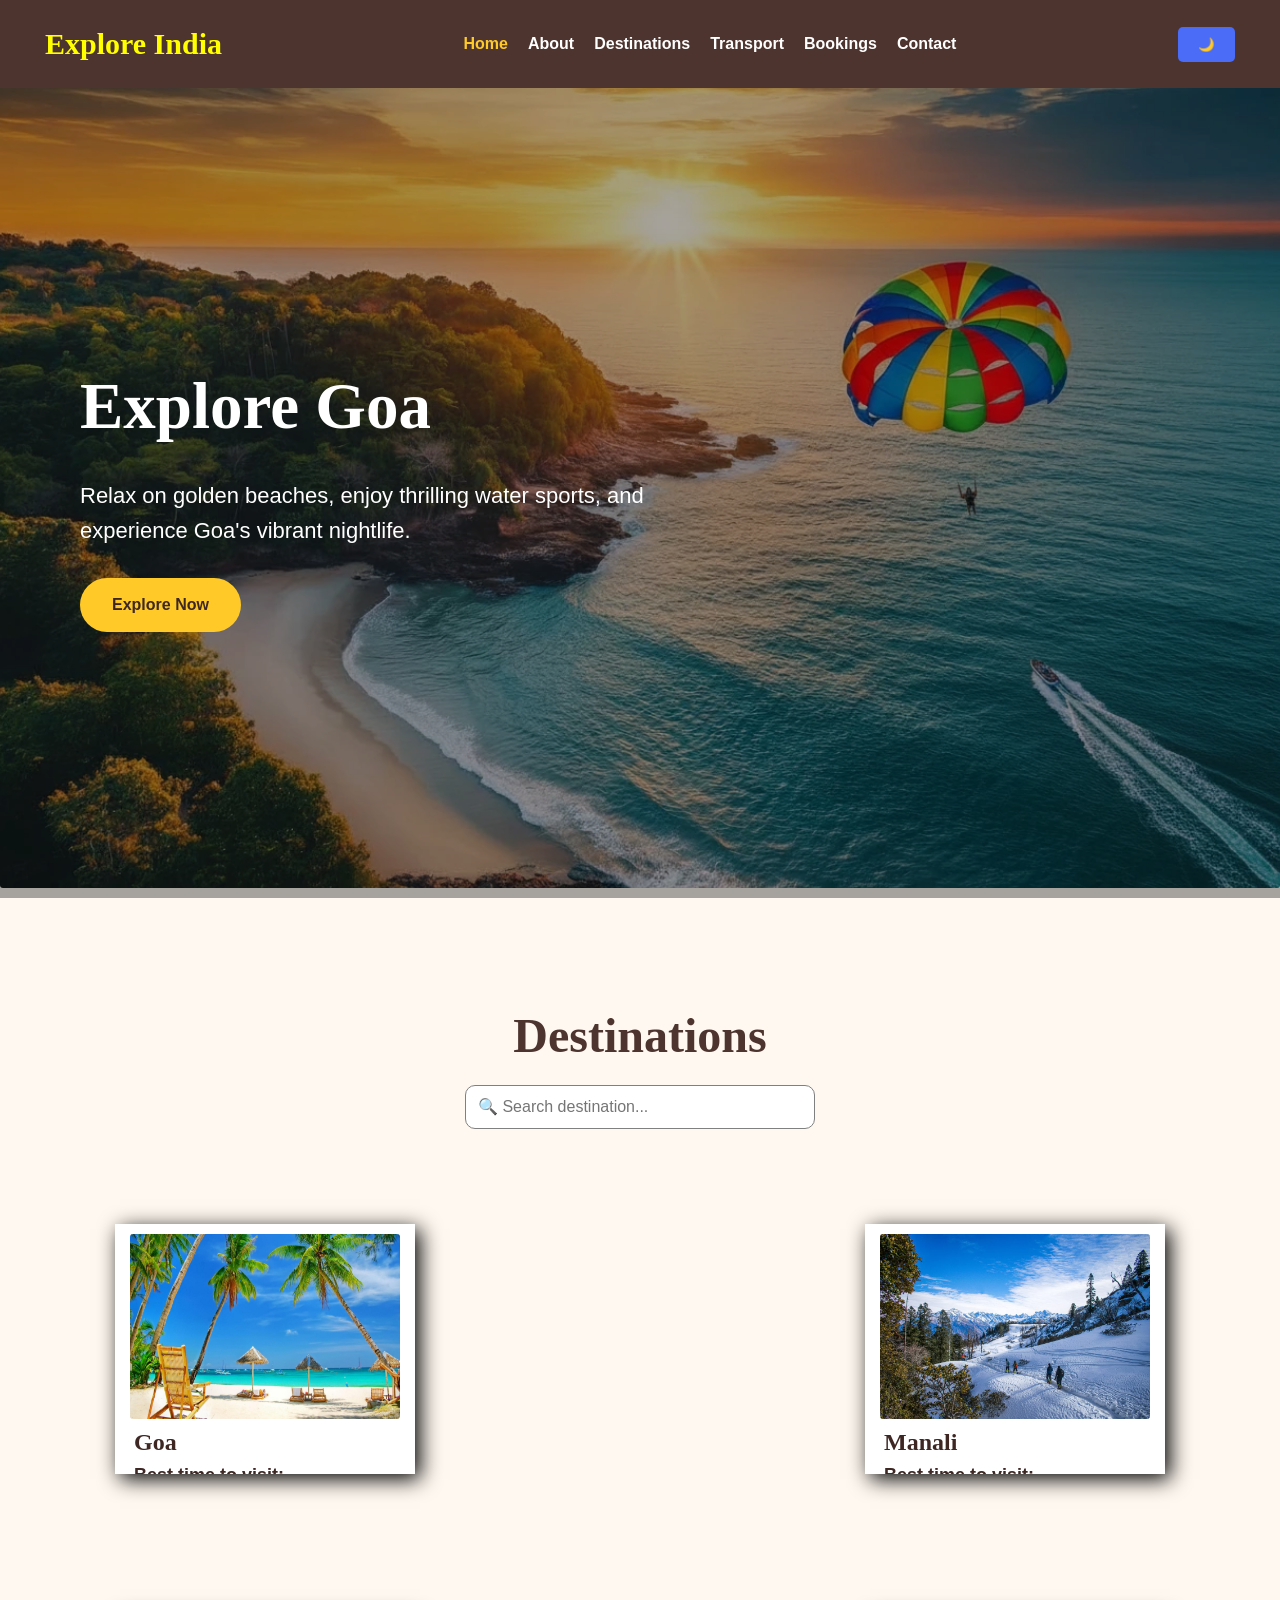
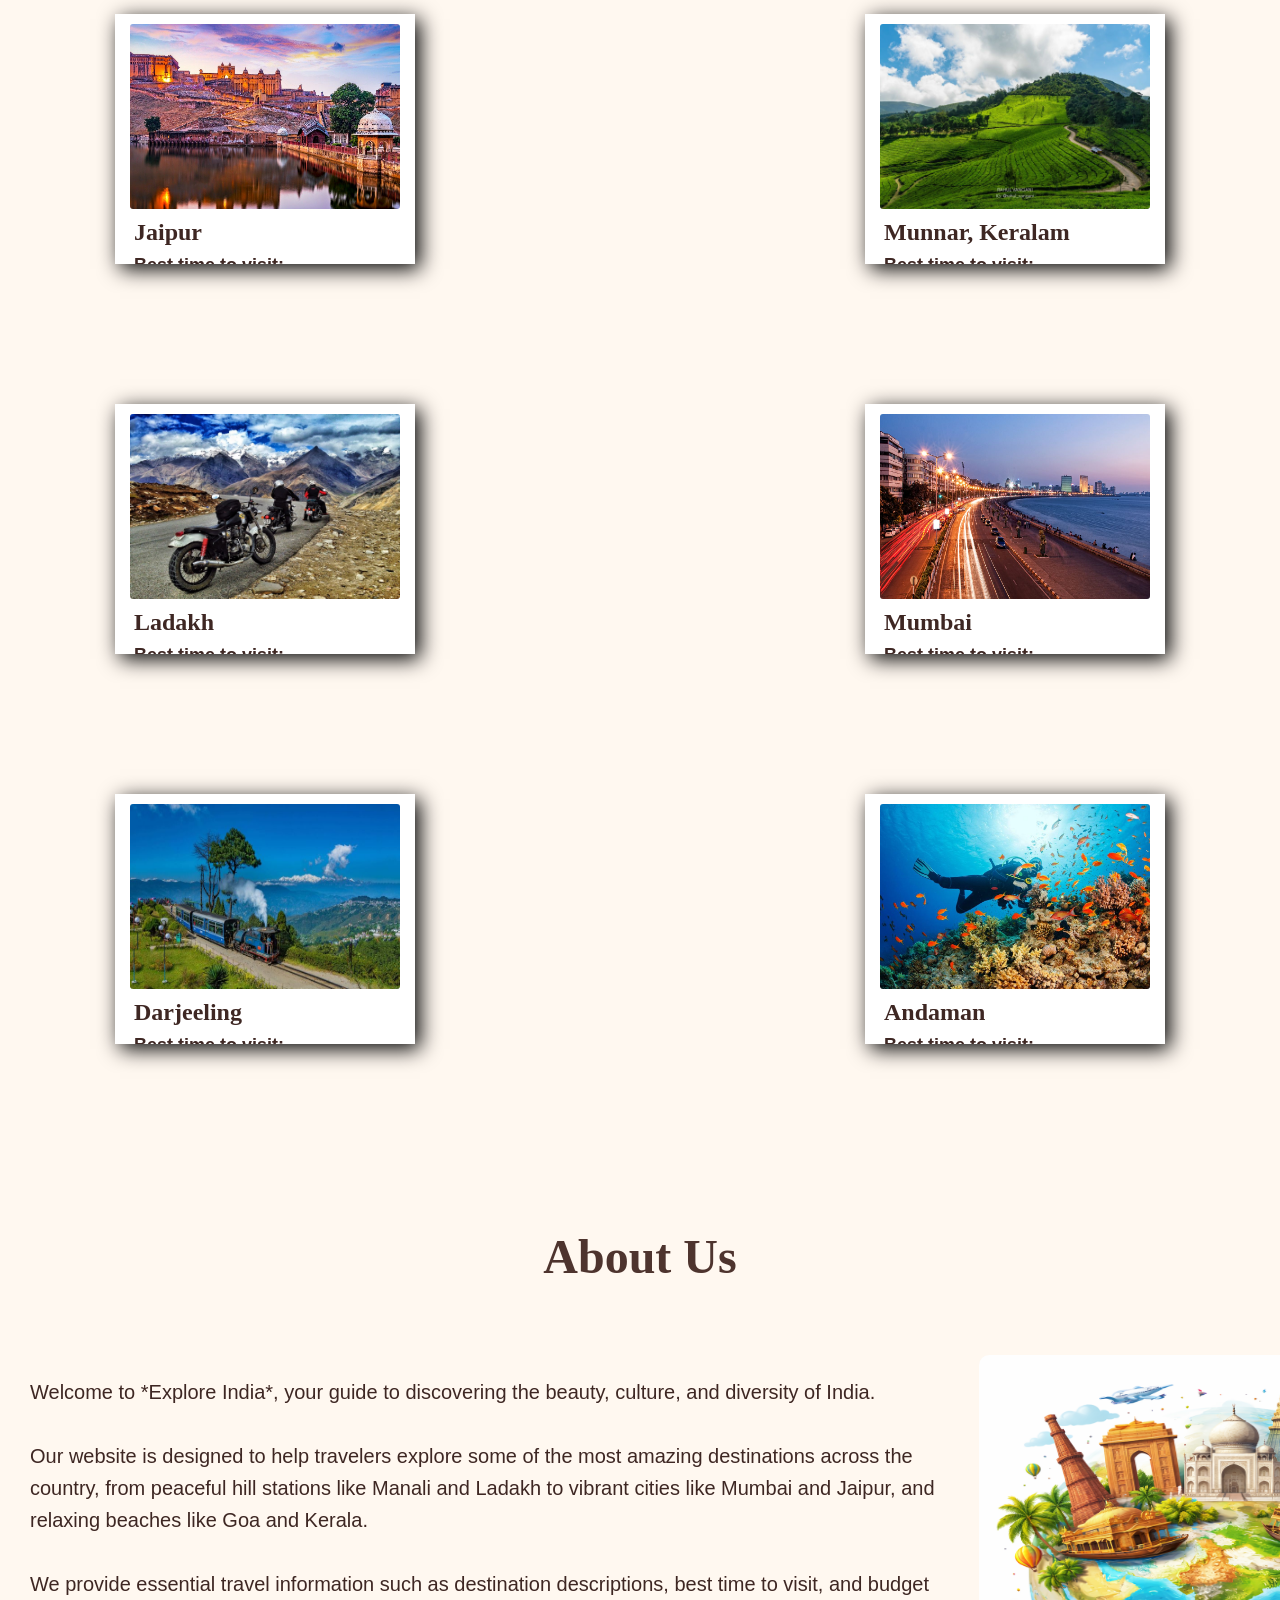
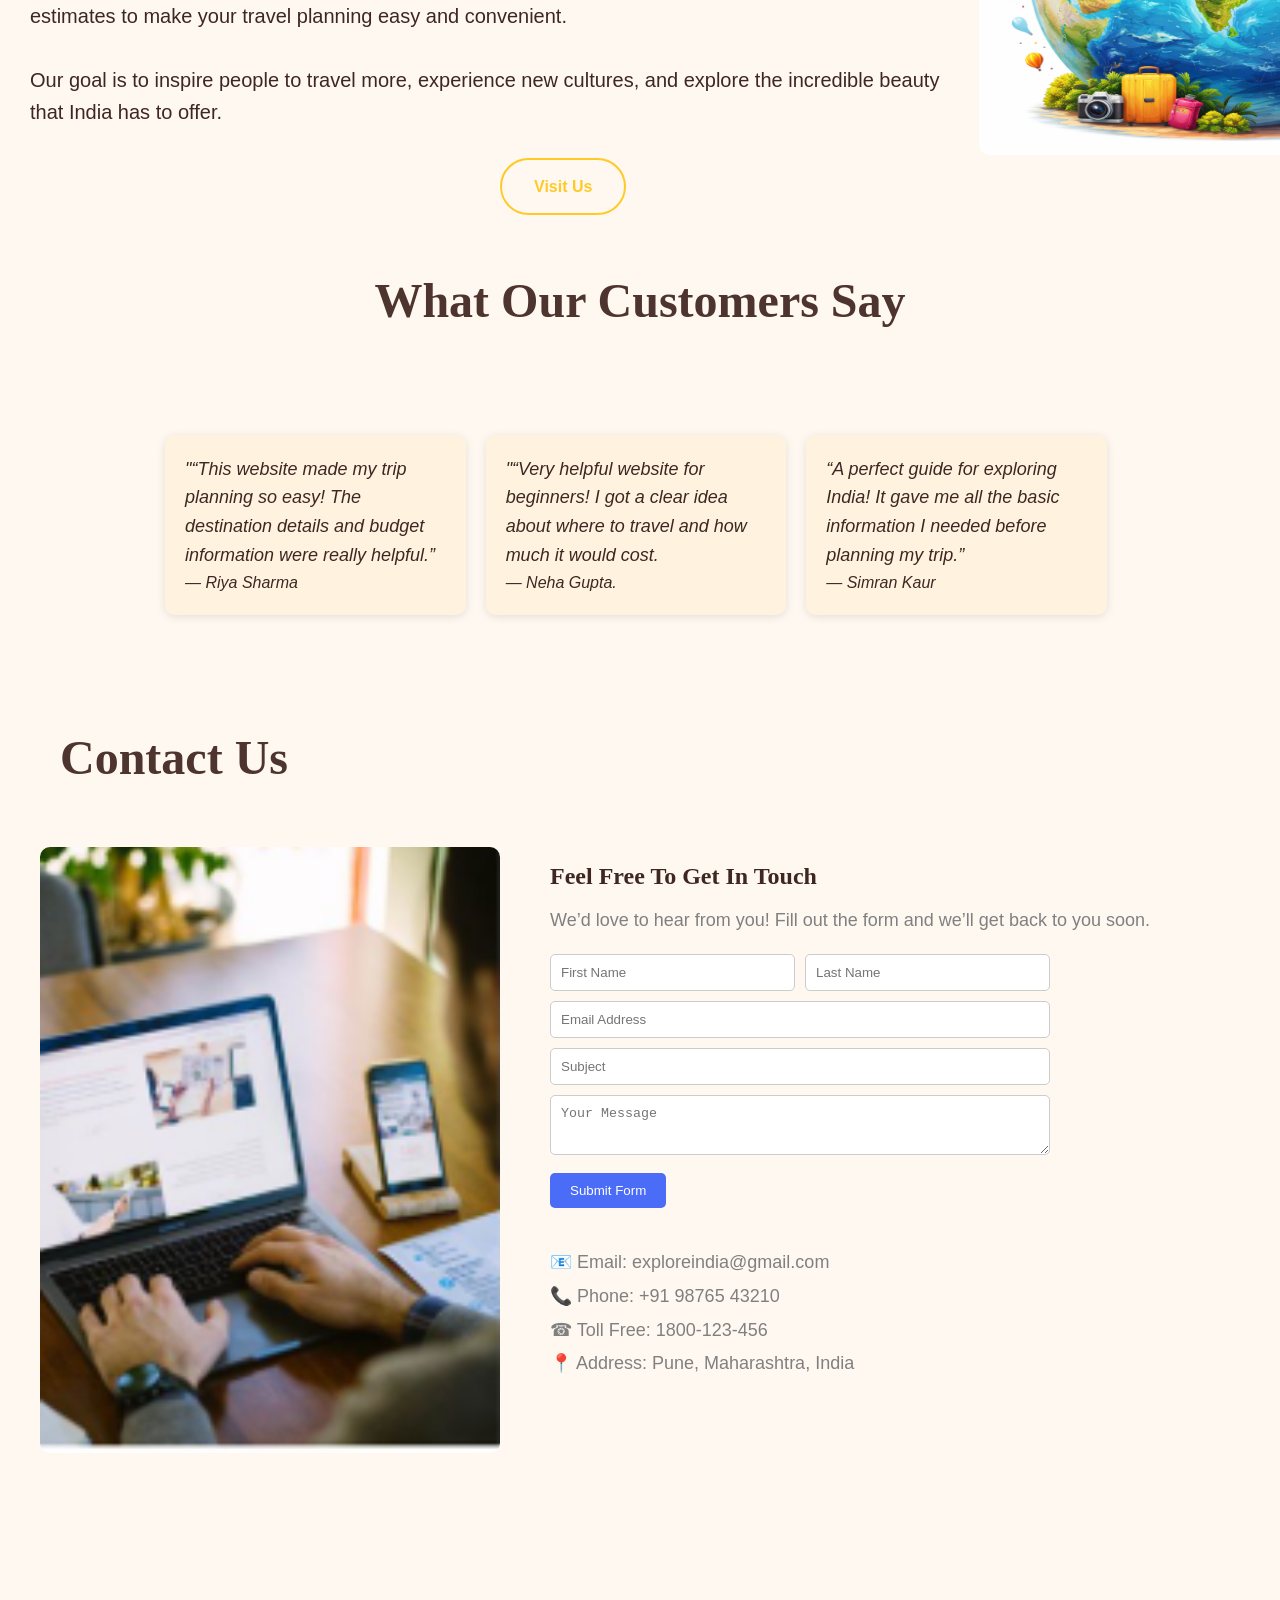
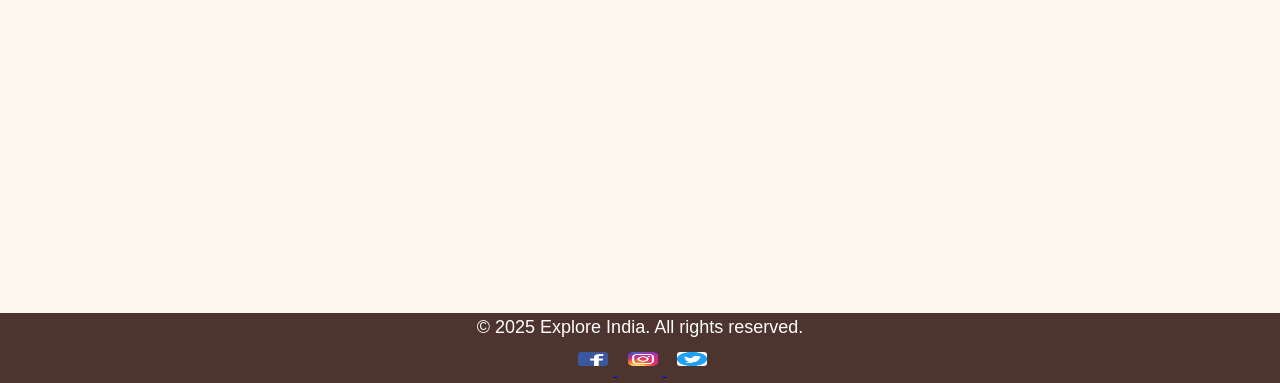
<file: index.html>
<!DOCTYPE html>
<head>
    <title>Explore India</title>
    <link rel="stylesheet" href="style.css">
   </head>
<body>
    <header>
        <nav class="navbar container">
            <div class="brand-name">
	<h2> Explore India</h2>
	</div>

            <ul class="nav-links">
                <li><a href="#home" class="active">Home</a></li>               
                <li><a href="#about">About</a></li>
                <li><a href="#destinations">Destinations</a></li>
                <li><a href="transport.html" target="_blank">Transport</a>
                <li><a href="booking.html" target="_blank">Bookings</a>          
                <li><a href="#contact">Contact</a></li>
          
            </ul>

  <button id="theme-btn" onclick="toggleMode()">
            🌙
        </button>
        </nav>
    </header>


  <!-- Hero Section -->
<section class="hero" id="home">
    <div class="slider">

        <img src="hero2.png" class="slide active">
        <img src="hero3.jpg" class="slide">
        <img src="hero5.jpg" class="slide">
        <img src="hero4.jpg" class="slide">

    </div>

    <div class="hero-overlay">
        <div class="hero-text">
            <h1 id="hero-title">Explore Goa</h1>
            <p id="hero-description">
                Relax on golden beaches, enjoy thrilling water sports, and experience Goa's vibrant nightlife.
            </p>

            <a href="#destinations" class="btn">
                Explore Now
            </a>
        </div>
    </div>
</section>


    <!-- Destinations Section -->
    <section id="destinations">
    <h2 class="section-title">Destinations</h2>
      <input
        type="text"
        id="searchBox"
        placeholder="🔍 Search destination..."
        onkeyup="searchDestination()">
   <div class="container">
    <div class="card">
            <img src="img1.jpg" alt="Goa">
    <div class="intro">
           <h1>Goa</h1>
          <strong>Best time to visit: </strong><p>November to February.</p><br>
          <strong>Budget:</strong> <p> ₹12,000 – ₹20,000 (3–4 days). </p>
    </div>
   </div>
  
 <div class="card">
            <img src="img2.jpg" alt="Manali">
    <div class="intro">
           <h1>Manali</h1>
           <strong>Best time to visit: </strong><p>December to February (snow)<br>
            March to June (pleasant weather)</p><br>
          <strong>Budget:</strong><p> ₹10,000 – ₹18,000 (3–4 days). </p>
    </div>
   </div>

<div class="card">
            <img src="img3.jpg" alt="Jaipur">
    <div class="intro">
           <h1>Jaipur</h1>
           <strong>Best time to visit: </strong><p>October to March</p><br>
          <strong>Budget:</strong><p> ₹8,000 – ₹15,000 (2–3 days). </p>
    </div>
   </div>

<div class="card">
            <img src="img4.jpg" alt="Kerala">
    <div class="intro">
           <h1>Munnar, Keralam</h1>
           <strong>Best time to visit: </strong><p>September to March</p><br>
          <strong>Budget:</strong> <p> ₹15,000 – ₹25,000 (4–5 days). </p>
    </div>
   </div>

<div class="card">
            <img src="img5.jpg" alt="Ladakh">
    <div class="intro">
           <h1>Ladakh</h1>
          <strong>Best time to visit: </strong><p>May to September</p><br>
          <strong>Budget:</strong><p> ₹20,000 – ₹35,000 (5–7 days). </p>
    </div>
   </div>

<div class="card">
            <img src="img6.jpg" alt="Mumbai">
    <div class="intro">
           <h1>Mumbai</h1>
           <strong>Best time to visit: </strong><p>October to March</p><br>
          <strong>Budget:</strong> <p> ₹8,000 – ₹15,000 (2–3 days). </p>
    </div>
   </div>

<div class="card">
            <img src="img7.jpg" alt="Darjeeling">
    <div class="intro">
           <h1>Darjeeling</h1>
           <strong>Best time to visit: </strong><p>March to May (pleasant weather)<br>
          <strong>Budget:</strong> <p> ₹10,000 – ₹18,000 (3–4 days). </p>
    </div>
   </div>

<div class="card">
            <img src="img8.jpg" alt="Andaman">
    <div class="intro">
           <h1>Andaman</h1>
           <strong>Best time to visit: </strong><p>October to May</p><br>
          <strong>Budget:</strong> <p>₹20,000 – ₹40,000 (4–5 days). </p>
    </div>
   </div>

   </div>
    </section>

    <!-- About Section -->
    <section id="about">
    <h2 class="section-title">About Us</h2>
   <class="about-container">
        <div class="about-text">
            <p>Welcome to *Explore India*, your guide to discovering the beauty, culture, and diversity of India.<br><br>
Our website is designed to help travelers explore some of the most amazing destinations across the country, from peaceful hill stations like Manali and Ladakh to vibrant cities like Mumbai and Jaipur, and relaxing beaches like Goa and Kerala.<br><br>
We provide essential travel information such as destination descriptions, best time to visit, and budget estimates to make your travel planning easy and convenient.<br><br>
Our goal is to inspire people to travel more, experience new cultures, and explore the incredible beauty that India has to offer.</p>
            <a href="#contact" class="btn secondary-btn">Visit Us</a>
        </div>
        <div class="about-img">
            <img src="about.png" alt="About ExploreIndia">
        </div>
    </section>

        <!-- Testimonials Section -->
    <section id="testimonials">
    <h2 class="section-title">What Our Customers Say</h2>
 <div class="testimonials">
        <div class="container">
            <div class="testimonial-grid">
                <div class="testimonial">
                    <p>"“This website made my trip planning so easy! 
                            The destination details and budget information were really helpful.”</p>
                    <span>— Riya Sharma</span>
                </div>
                <div class="testimonial">
                    <p>"“Very helpful website for beginners! I got a clear idea about 
                           where to travel and how much it would cost.</p>
                    <span>— Neha Gupta.</span>
                </div>
                <div class="testimonial">
                    <p>“A perfect guide for exploring India! It gave me all the basic
                          information I needed before planning my trip.”</p>
                    <span>— Simran Kaur</span>
                </div>
            </div>
        </div>
    </section>


    <!-- Contact Section -->
    <section id="contact">
    <h2 class="contact-text">Contact Us</h2>
    <div class="contact container">

    <!-- LEFT IMAGE -->
    <div class="contact-image">
        <img src="contact1.png" alt="Contact Image">
    </div>

    <!-- RIGHT FORM -->
    <div class="contact-form">
        <h2>Feel Free To Get In Touch</h2>
        <p>We’d love to hear from you! Fill out the form and we’ll get back to you soon.</p>

        <form>
            <div class="row">
                <input type="text" placeholder="First Name" required>
                <input type="text" placeholder="Last Name" required>
            </div>

            <input type="email" placeholder="Email Address">
            <input type="text" placeholder="Subject">

            <textarea placeholder="Your Message"></textarea><br>

            <button type="submit">Submit Form</button>
        </form>

        <!-- CONTACT DETAILS -->
        <div class="contact-details">
            <p>📧 Email: exploreindia@gmail.com</p>
            <p>📞 Phone: +91 98765 43210</p>
            <p>☎ Toll Free: 1800-123-456</p>
            <p>📍 Address: Pune, Maharashtra, India</p>
        </div>
    </div>
</div>

</section>

<!-- MAP -->
<section class="map">
    <div class="container">
        <iframe 
            src="https://www.google.com/maps?q=Pune&output=embed"
            width="100%" 
            height="300" 
            style="border:0;">
        </iframe>
    </div>
</section>
    <!-- Footer -->
    <footer>
        <div class="footer-container">
            <p>&copy; 2025 Explore India. All rights reserved.</p>
            <div class="social-links">
                <a href="#">
                    <img src="Facebook_logo.jpg" alt="Facebook">
                </a>
                <a href="#">
                    <img src="Instagram_logo.jpg" alt="Instagram">
                </a>
                <a href="#">
                    <img src="twitter_logo.jpg" alt="Twitter">
                </a>
            </div>
        </div>
    </footer>

<script>
function searchDestination() {

    let input = document.getElementById("searchBox").value.toLowerCase();

    let cards = document.getElementsByClassName("card");

    for (let i = 0; i < cards.length; i++) {

        let title = cards[i].getElementsByTagName("h1")[0];

        if (title.innerHTML.toLowerCase().includes(input)) {

            cards[i].style.display = "";

        } else {

            cards[i].style.display = "none";

        }

    }

}


function toggleMode() {

    document.body.classList.toggle("dark");

    if (document.body.classList.contains("dark")) {
        localStorage.setItem("theme", "dark");
        document.getElementById("theme-btn").innerHTML = "☀️";
    } else {
        localStorage.setItem("theme", "light");
        document.getElementById("theme-btn").innerHTML = "🌙";
    }
}

window.onload = function () {

    if (localStorage.getItem("theme") === "dark") {
        document.body.classList.add("dark");
        document.getElementById("theme-btn").innerHTML = "☀️";
    }

}


// ================= HERO IMAGE SLIDER =================

const slides = document.querySelectorAll(".slide");
const heroTitle = document.getElementById("hero-title");
const heroDescription = document.getElementById("hero-description");
const heroData = [
{
title:"Explore Goa",
description:"Relax on golden beaches, enjoy thrilling water sports, and experience Goa's vibrant nightlife."
},

{
title:"Explore Manali",
description:"Experience snowy mountains, scenic valleys, and unforgettable Himalayan adventures."
},

{
title:"Explore Kerala",
description:"Discover lush tea plantations, peaceful backwaters, and the natural beauty of God's Own Country."
},

{
title:"Explore Jaipur",
description:"Explore majestic forts, royal palaces, and the rich cultural heritage of Rajasthan."
}
];
let currentSlide = 0;
function changeSlide(){
    slides[currentSlide].classList.remove("active");
    currentSlide++;
    if(currentSlide >= slides.length){
        currentSlide = 0;
    }
    slides[currentSlide].classList.add("active");
    heroTitle.textContent = heroData[currentSlide].title;
    heroDescription.textContent = heroData[currentSlide].description;
}
setInterval(changeSlide,3000);


</script>

</body>
</html>
</file>
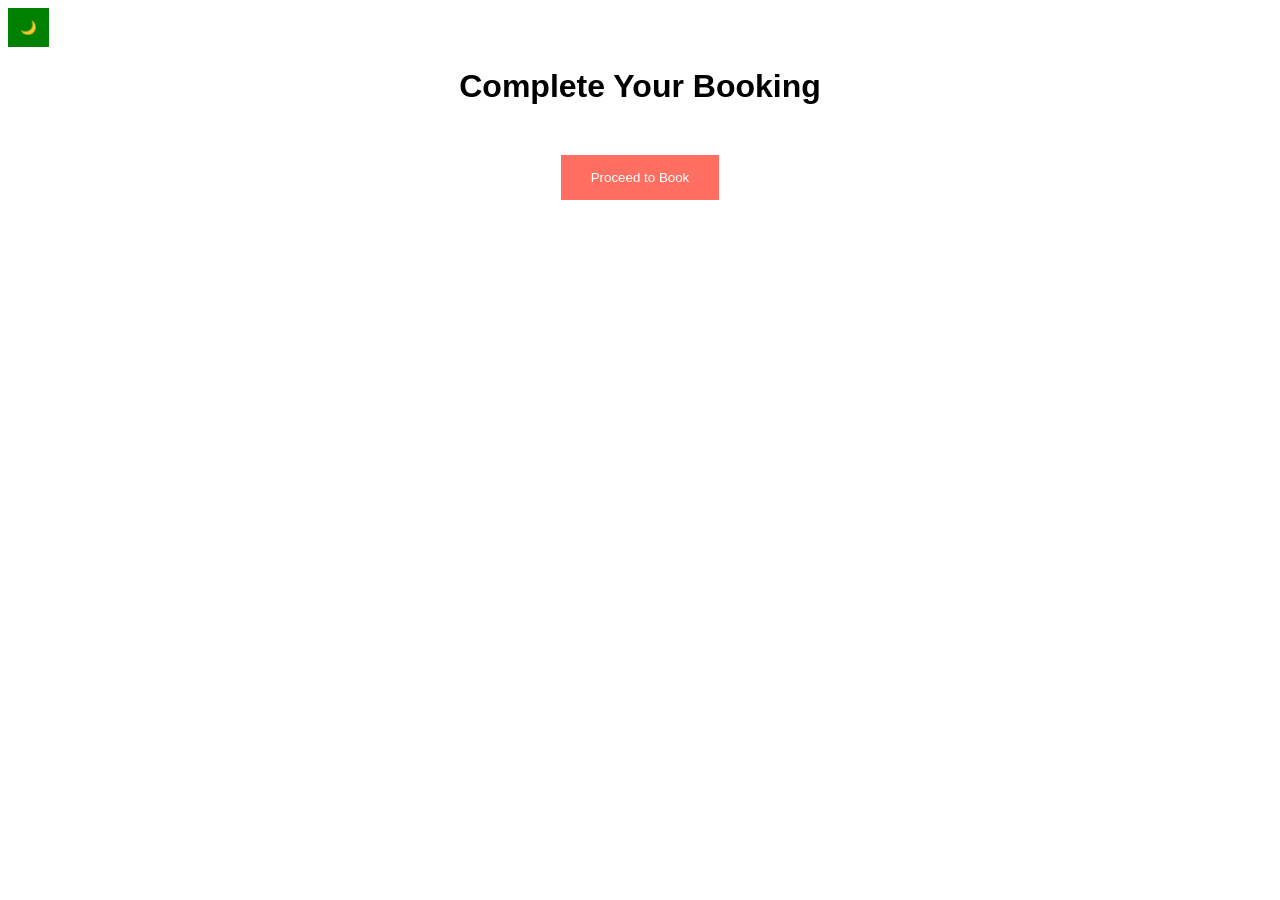
<file: booking.html>
<!DOCTYPE html>
<html>
<head>
    <title>Booking Page</title>
    <link rel="stylesheet" href="booking.css">
</head>

<body>

<button id="theme-btn" onclick="toggleMode()">🌙</button>

    <h1 style="text-align:center;">Complete Your Booking</h1>

    <!-- BOOK NOW BUTTON (OPENS POPUP) -->
    <div style="text-align:center; margin-top:50px;">
        <button onclick="openPopup()" class="main-book-btn">Proceed to Book</button>
    </div>

    <!-- POPUP FORM -->
    <div id="popupForm" class="popup">
        <div class="popup-content">

            <span class="close-btn" onclick="closePopup()">&times;</span>

            <h2>Book Your Trip</h2>

            <form>
                <label>Destination:</label>
                 <select>
             <option>Choose Destination</option>
               <option>Goa</option>
               <option>Manali</option>
               <option>Jaipur</option>
              <option>Munnar, Keralam</option>
             <option>Ladakh</option>
            <option>Mumbai</option>
           <option>Darjeeling</option>
           <option>Andaman</option>
    </select>


                <label>Select Date:</label>
                <input type="date" required>

                <label>Travellers:</label>
                <input type="number" min="1" required>

                <label>Transport Mode:</label>
                <select required>
                    <option>Bus</option>
                    <option>Train</option>
                    <option>Flight</option>
                </select>

                <label>Phone Number:</label>
                <input type="tel" required>

                <label>Payment Method:</label>
                <select required>
                    <option>UPI</option>
                    <option>Credit Card</option>
                    <option>Debit Card</option>
                    <option>Net Banking</option>
                </select>

                <button type="submit">Book Your Seats</button>
            </form>

        </div>
    </div>

<script src="booking.js"></script>

</body>
</html>
</file>
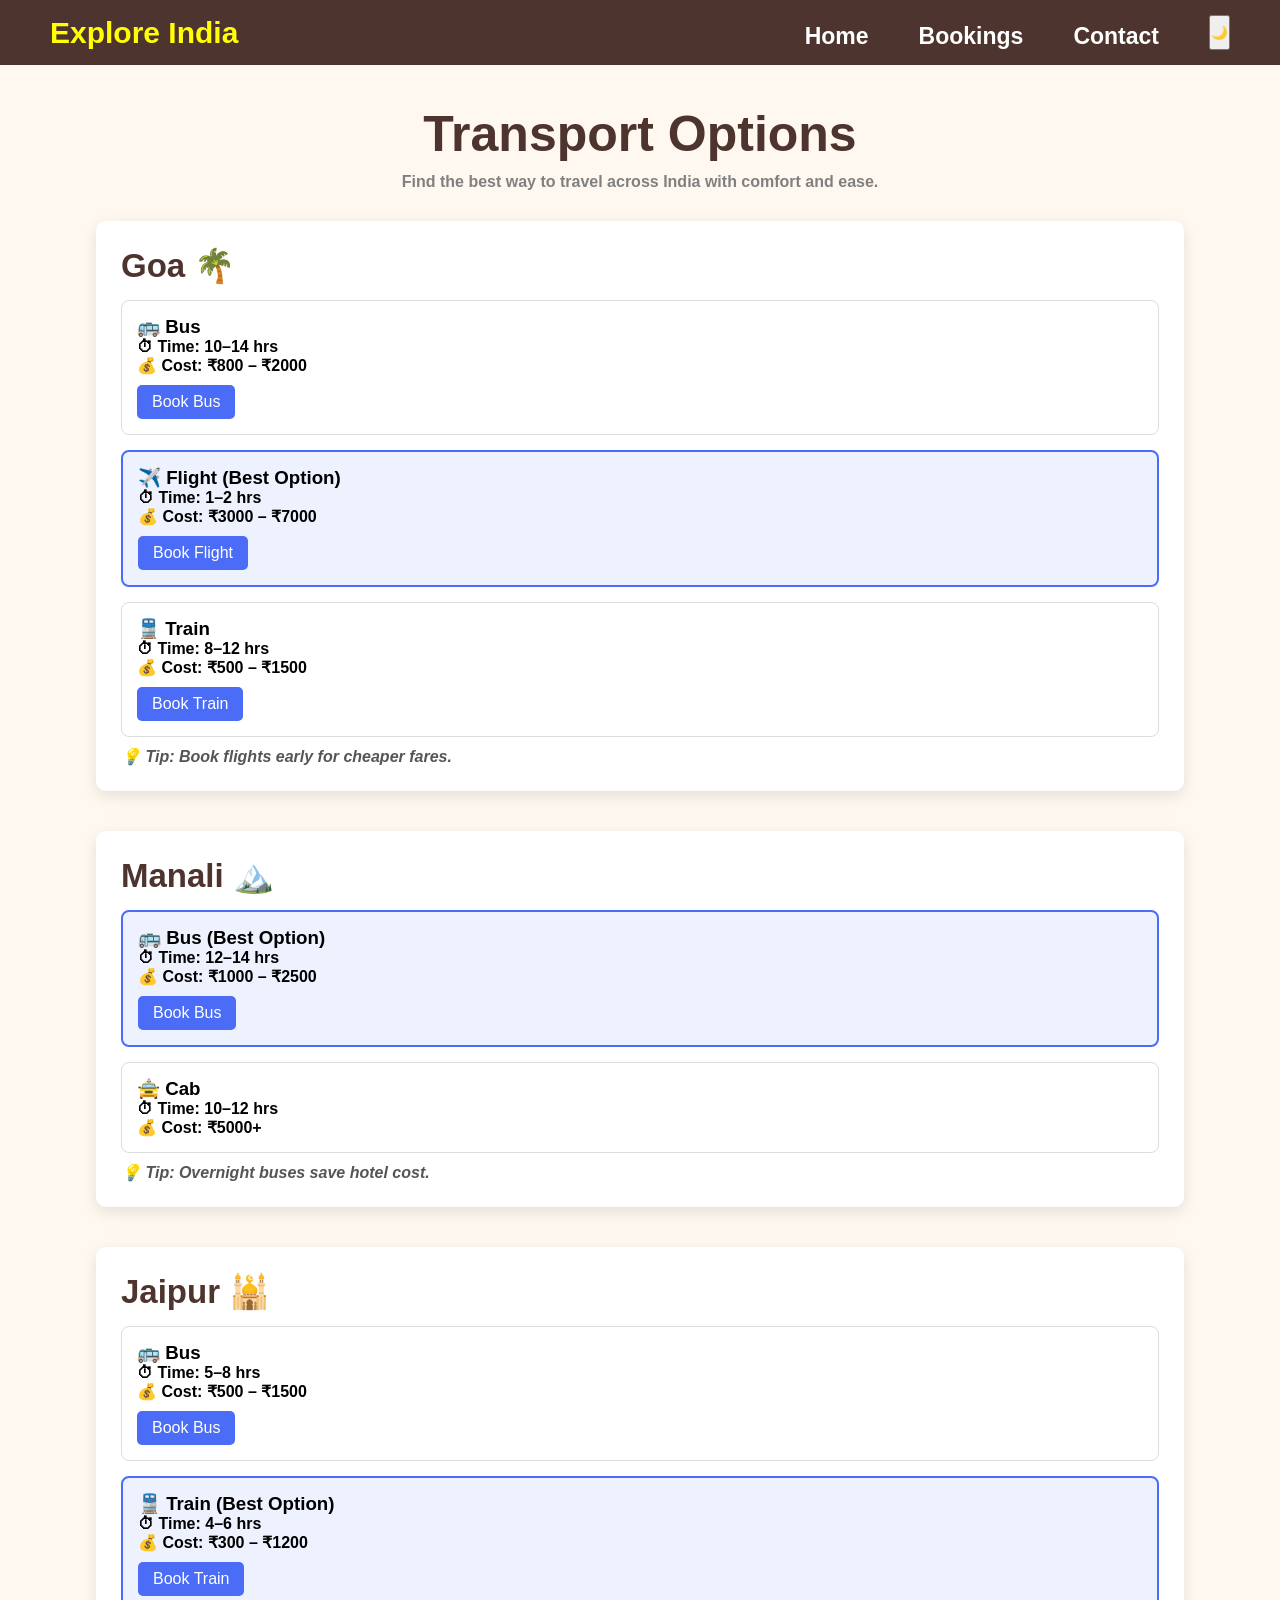
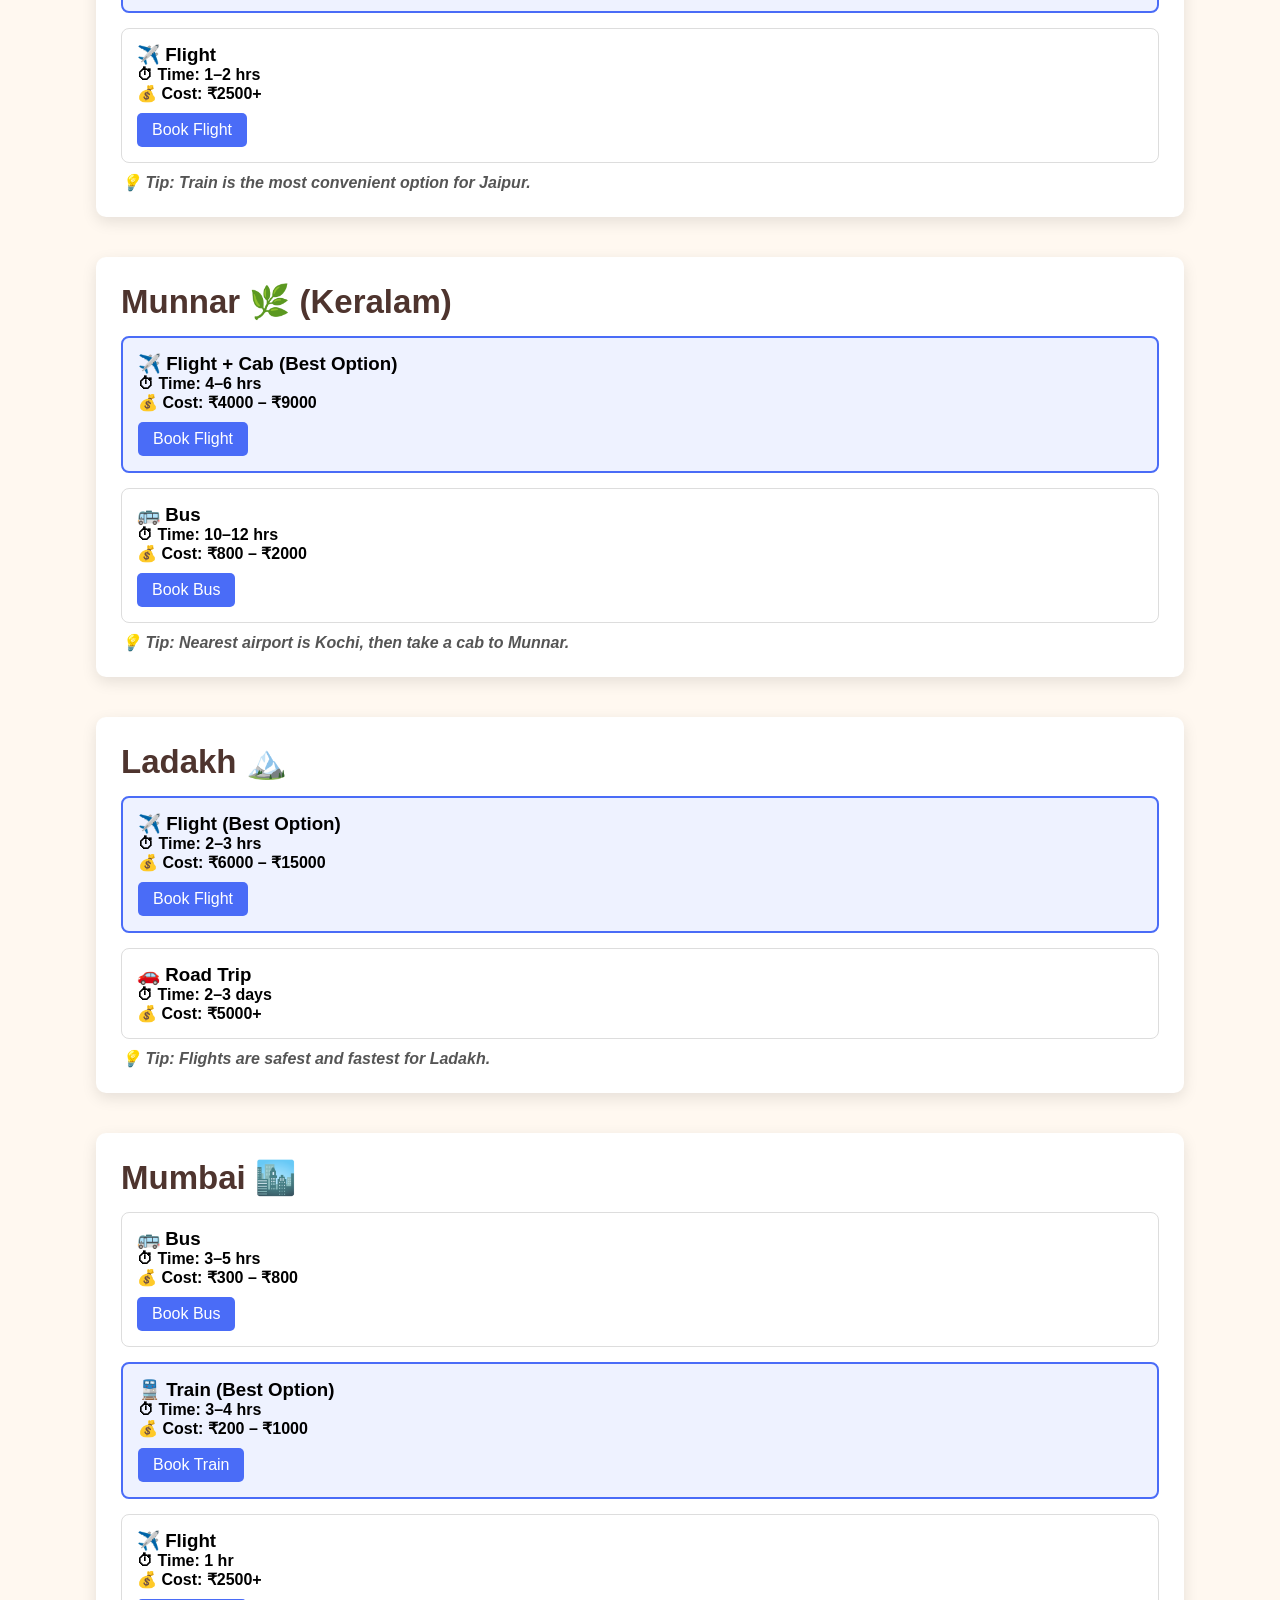
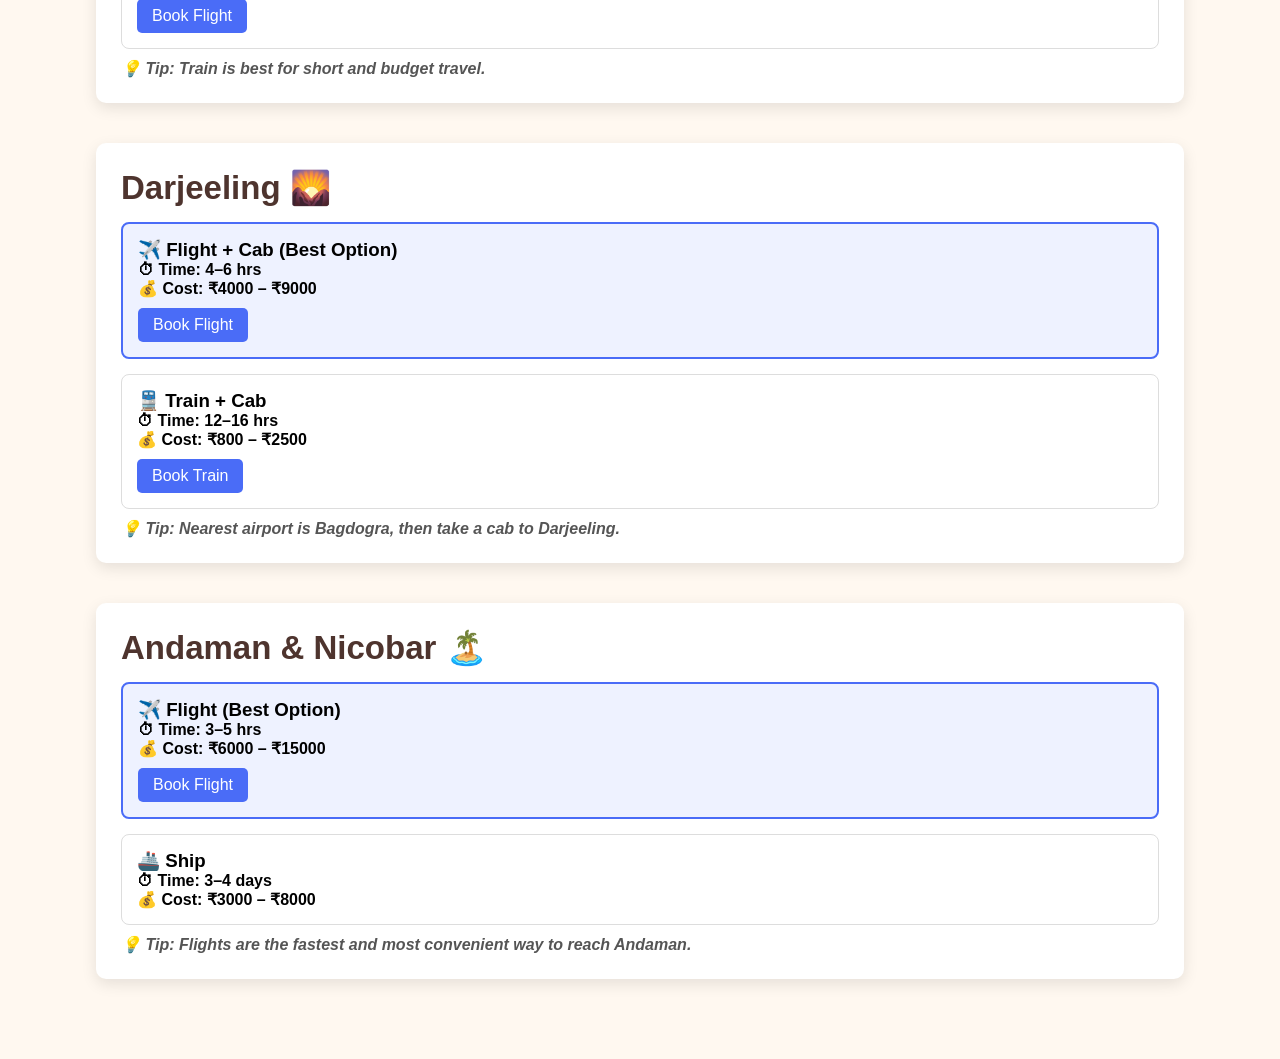
<file: transport.html>
<!DOCTYPE html>
<html>
<head>
    <title>Transport Guide</title>
    <link rel="stylesheet" href="transport.css">
</head>
<body>

<!-- NAVBAR -->
<nav class="navbar">
    <h2>Explore India</h2>
  <div class="nav-links">
    <a href="index.html">Home</a>
    <a href="booking.html" target="_blank">Bookings</a> 
    <a href="index.html#contact">Contact</a>
 <button id="theme-btn" onclick="toggleMode()">🌙</button>
</div>
</nav>

<section class="container">
    <h1>Transport Options</h1>
    <p class="intro">Find the best way to travel across India with comfort and ease.</p>

<!-- GOA -->
<div class="card">
    <h2>Goa 🌴</h2>

    <div class="transport-box">
        <h3>🚌 Bus</h3>
        <p>⏱ Time: 10–14 hrs</p>
        <p>💰 Cost: ₹800 – ₹2000</p>
        <a href="https://www.redbus.in" target="_blank">Book Bus</a>
    </div>

    <div class="transport-box best">
        <h3>✈️ Flight (Best Option)</h3>
        <p>⏱ Time: 1–2 hrs</p>
        <p>💰 Cost: ₹3000 – ₹7000</p>
        <a href="https://www.airindia.com" target="_blank">Book Flight</a>
    </div>

    <div class="transport-box">
        <h3>🚆 Train</h3>
        <p>⏱ Time: 8–12 hrs</p>
        <p>💰 Cost: ₹500 – ₹1500</p>
        <a href="https://www.irctc.co.in" target="_blank">Book Train</a>
    </div>

    <p class="tip">💡 Tip: Book flights early for cheaper fares.</p>
</div>


<!-- MANALI -->
<div class="card">
    <h2>Manali 🏔️</h2>

    <div class="transport-box best">
        <h3>🚌 Bus (Best Option)</h3>
        <p>⏱ Time: 12–14 hrs</p>
        <p>💰 Cost: ₹1000 – ₹2500</p>
        <a href="https://www.redbus.in" target="_blank">Book Bus</a>
    </div>

    <div class="transport-box">
        <h3>🚖 Cab</h3>
        <p>⏱ Time: 10–12 hrs</p>
        <p>💰 Cost: ₹5000+</p>
    </div>

    <p class="tip">💡 Tip: Overnight buses save hotel cost.</p>
</div>


<!-- JAIPUR -->
<div class="card">
    <h2>Jaipur 🕌</h2>

    <div class="transport-box">
        <h3>🚌 Bus</h3>
        <p>⏱ Time: 5–8 hrs</p>
        <p>💰 Cost: ₹500 – ₹1500</p>
        <a href="https://www.redbus.in" target="_blank">Book Bus</a>
    </div>

    <div class="transport-box best">
        <h3>🚆 Train (Best Option)</h3>
        <p>⏱ Time: 4–6 hrs</p>
        <p>💰 Cost: ₹300 – ₹1200</p>
        <a href="https://www.irctc.co.in" target="_blank">Book Train</a>
    </div>

    <div class="transport-box">
        <h3>✈️ Flight</h3>
        <p>⏱ Time: 1–2 hrs</p>
        <p>💰 Cost: ₹2500+</p>
        <a href="https://www.airindia.com" target="_blank">Book Flight</a>
    </div>

    <p class="tip">💡 Tip: Train is the most convenient option for Jaipur.</p>
</div>


<!-- MUNNAR -->
<div class="card">
    <h2>Munnar 🌿 (Keralam)</h2>

    <div class="transport-box best">
        <h3>✈️ Flight + Cab (Best Option)</h3>
        <p>⏱ Time: 4–6 hrs</p>
        <p>💰 Cost: ₹4000 – ₹9000</p>
        <a href="https://www.airindia.com" target="_blank">Book Flight</a>
    </div>

    <div class="transport-box">
        <h3>🚌 Bus</h3>
        <p>⏱ Time: 10–12 hrs</p>
        <p>💰 Cost: ₹800 – ₹2000</p>
        <a href="https://www.redbus.in" target="_blank">Book Bus</a>
    </div>

    <p class="tip">💡 Tip: Nearest airport is Kochi, then take a cab to Munnar.</p>
</div>


<!-- LADAKH -->
<div class="card">
    <h2>Ladakh 🏔️</h2>

    <div class="transport-box best">
        <h3>✈️ Flight (Best Option)</h3>
        <p>⏱ Time: 2–3 hrs</p>
        <p>💰 Cost: ₹6000 – ₹15000</p>
        <a href="https://www.airindia.com" target="_blank">Book Flight</a>
    </div>

    <div class="transport-box">
        <h3>🚗 Road Trip</h3>
        <p>⏱ Time: 2–3 days</p>
        <p>💰 Cost: ₹5000+</p>
    </div>

    <p class="tip">💡 Tip: Flights are safest and fastest for Ladakh.</p>
</div>


<!-- MUMBAI -->
<div class="card">
    <h2>Mumbai 🏙️</h2>

    <div class="transport-box">
        <h3>🚌 Bus</h3>
        <p>⏱ Time: 3–5 hrs</p>
        <p>💰 Cost: ₹300 – ₹800</p>
        <a href="https://www.redbus.in" target="_blank">Book Bus</a>
    </div>

    <div class="transport-box best">
        <h3>🚆 Train (Best Option)</h3>
        <p>⏱ Time: 3–4 hrs</p>
        <p>💰 Cost: ₹200 – ₹1000</p>
        <a href="https://www.irctc.co.in" target="_blank">Book Train</a>
    </div>

    <div class="transport-box">
        <h3>✈️ Flight</h3>
        <p>⏱ Time: 1 hr</p>
        <p>💰 Cost: ₹2500+</p>
        <a href="https://www.airindia.com" target="_blank">Book Flight</a>
    </div>

    <p class="tip">💡 Tip: Train is best for short and budget travel.</p>
</div>

<!-- DARJEELING -->
<div class="card">
    <h2>Darjeeling 🌄</h2>

    <div class="transport-box best">
        <h3>✈️ Flight + Cab (Best Option)</h3>
        <p>⏱ Time: 4–6 hrs</p>
        <p>💰 Cost: ₹4000 – ₹9000</p>
        <a href="https://www.airindia.com" target="_blank">Book Flight</a>
    </div>

    <div class="transport-box">
        <h3>🚆 Train + Cab</h3>
        <p>⏱ Time: 12–16 hrs</p>
        <p>💰 Cost: ₹800 – ₹2500</p>
        <a href="https://www.irctc.co.in" target="_blank">Book Train</a>
    </div>

    <p class="tip">💡 Tip: Nearest airport is Bagdogra, then take a cab to Darjeeling.</p>
</div>


<!-- ANDAMAN -->
<div class="card">
    <h2>Andaman & Nicobar 🏝️</h2>

    <div class="transport-box best">
        <h3>✈️ Flight (Best Option)</h3>
        <p>⏱ Time: 3–5 hrs</p>
        <p>💰 Cost: ₹6000 – ₹15000</p>
        <a href="https://www.airindia.com" target="_blank">Book Flight</a>
    </div>

    <div class="transport-box">
        <h3>🚢 Ship</h3>
        <p>⏱ Time: 3–4 days</p>
        <p>💰 Cost: ₹3000 – ₹8000</p>
    </div>

    <p class="tip">💡 Tip: Flights are the fastest and most convenient way to reach Andaman.</p>
</div>

</section>

<script>
function toggleMode() {

    document.body.classList.toggle("dark");

    if (document.body.classList.contains("dark")) {
        localStorage.setItem("theme", "dark");
        document.getElementById("theme-btn").innerHTML = "☀️";
    } else {
        localStorage.setItem("theme", "light");
        document.getElementById("theme-btn").innerHTML = "🌙";
    }
}

window.onload = function () {

    if (localStorage.getItem("theme") === "dark") {
        document.body.classList.add("dark");
        document.getElementById("theme-btn").innerHTML = "☀️";
    }

}

</script>

</body>
</html>
</file>
<file: style.css>
/* Fonts & Resets */

* {
    margin: 0;
    padding: 0;
    box-sizing: border-box;
}

body {
    font-family: "Roboto", sans-serif;
    line-height: 1.6;
    color: #3e2723;
    background-color: #fff8f0;
}

h1, h2, h3 {
    font-family: "playfair Display" , serif;
}

/* container */

.container {
    width: 90%;
    max-width: 1200px;
    margin: auto;
}

/* Navbar */
header {
    background: #4e342e;
    padding: 15px 0;
    position: sticky;
    top: 0;
    z-index: 1000;
}
.navbar {
    display: flex;
    justify-content: space-between;
    align-items: center;
}
.brand-name{
    color: yellow;
    font-size: 20px;
    font-weight: bold;
}
.nav-links {
    display: flex;
    list-style: none;
}
.nav-links li {
    margin-left: 20px;
}
.nav-links a {
    text-decoration: none;
    color: #fff;
    font-weight: 20px;
    font-weight: bold;
    transition: color 0.3s;
   }
.nav-links a:hover,
.nav-links .active {
    color: #ffca28;
}



/* HERO SECTION */
.hero{
    position:relative;
    width:100%;
    height:90vh;
    overflow:hidden;
}

/* Slider */
.slider{
    position:absolute;
    width:100%;
    height:100%;
    top:0;
    left:0;
}

.slide{
    position:absolute;
    width:100%;
    height:100%;
    object-fit:cover;
    opacity:0;
    transition:opacity 1.2s ease-in-out;
}

.slide.active{
    opacity:1;
}

/* Dark Overlay */
.hero::before{
    content:"";
    position:absolute;
    width:100%;
    height:100%;
    background:rgba(0,0,0,0.35);
    z-index:1;
}

/* Hero Content */

.hero-overlay{
    position:relative;
    z-index:2;
    width:100%;
    height:100%;
    display:flex;
    align-items:center;
    padding-left:80px;
}

.hero-text{
    color:white;
    max-width:600px;
}

.hero-text h1{
    font-size:65px;
    margin-bottom:20px;
}

.hero-text p{
    font-size:22px;
    line-height:1.6;
    margin-bottom:30px;
}

.btn{
    display:inline-block;
    padding:14px 32px;
    background:#ffca28;
    color:#3e2723;
    text-decoration:none;
    border-radius:30px;
    font-weight:bold;
    transition:0.3s;
}

.btn:hover{
    background:#ffb300;
    transform:translateY(-3px);
}

body.dark{
    background:#121212;
    color:white;
}


/* Navbar */
body.dark header{
    background:#111;
}

/* Brand name */
body.dark .brand-name{
    color:#ffca28;
}

/* Navigation links */
body.dark .nav-links a{
    color:white;
}

/* Section headings */
body.dark .section-title{
    color:#ffca28;
}

/* About heading */
body.dark .contact-text{
    color:#ffca28;
}

/* Destination cards */
body.dark .card{
    background:#2b2b2b;
    color:white;
}

/* Card description */
body.dark .intro{
    color:white;
}

/* Testimonials */
body.dark .testimonial{
    background:#2b2b2b;
    color:white;
}

/* Contact form */
body.dark input,
body.dark textarea{
    background:#333;
    color:white;
    border:1px solid #777;
}

/* Footer */
body.dark footer{
    background:#111;
}

/* Buttons */
body.dark .btn{
    color:black;
}

/* Sections */
.section-title {
    text-align: center;
    font-size: 3rem;
    margin-bottom: 40px;
    margin-top: 30px;
    color: #4e342e;
}


#searchBox{
    width:350px;
    padding:12px;
    margin:20px auto;
    display:block;
    border-radius:10px;
    border:1px solid gray;
    font-size:16px;
}

/* Destinations */

.container {
    position: relative;
    width: 1300px;
    display: flex;
    justify-content: space-between;
   align-items: center;
   flex-wrap: wrap;
   padding: 5px;
} 
.card {
   position: relative;
   max-width: 300px;
  height: 250px;
  background: #fff;
  margin: 70px;
  padding: 20px 15px;
  display: flex;
  overflow: hidden;
  box-shadow: 5px 5px 20px black;
  transition: 0.3s ease-in-out;
}
img{
     height: 185px;
     width: 270px;
     border-radius: 3px;
    margin-top: -10px
}
.card:hover {
  height: 420px;
}

.intro {
     height: 70px;
    width: 340px; 
   padding: 4px;
   box-sizing: border-box;
   position: absolute;
   margin-top: 175px;
}
strong{
   font-size: 18px;
  font-weight: bold;
}
p{
   font-size: 18px;
   
}
#destination {
    margin-bottom: 30px;
}


/* About */

.section-title {
    text-align: center;
    font-size: 3rem;
    margin-bottom: 140px;
    margin-top: 20px;
    color: #4e342e;
}

.about {
    display: flex;
    
    align-items: center;
}
.about-container {
    display: flex;
    align-items: center;
    justify-content: space-between;
    gap: 40px;
}
.about-text {
     max-width: 960px;
}
.about-text p {
   font-size: 20px;
  margin-left: 30px;
  margin-top: 90px;
  }
.about-text a {
    text-align: center;
}
.about-img {
    flex: 1;
   margin-left: 979px;
   margin-top: -450px;
}
.about-img img {
    width: 500px;
    height: 400px;
    border-radius: 10px;
    
}

.secondary-btn {
    background: transparent;
    border: 2px solid #ffca28;
    color: #ffca28;
   margin-top: 30px;
  margin-left: 500px;
}
.secondary-btn:hover {
    background: #ffca28;
    color: #3e2723;
}

#about {
    margin-bottom: 20px;
}


/* Testimonials */
.section-title {
    text-align: center;
    font-size: 3rem;
    margin-bottom: -10px;
    margin-top: 100px;
    color: #4e342e;
}

.testimonials {
    padding: 100px 0;
}
.testimonial-grid {
    display: grid;
    grid-template-columns: repeat(auto-fit, minmax(250px, 1fr));
    gap: 20px;
   margin-left: 120px;
}
.testimonial {
    background: #fff3e0;
    padding: 20px;
    border-radius: 10px;
    font-style: italic;
    box-shadow: 0 2px 10px rgba(0,0,0,0.1);
}

/* MAIN CONTACT SECTION */

.contact-text {
  font-size: 3rem;
  color: #4e342e;
  margin-left: 60px;
}

.contact {
    display: flex;
    gap: 50px;
    padding: 60px 0;
    align-items: stretch;
}

/* IMAGE */

.contact-image {
         flex: 1;
 }
.contact-image img {
    width: 100%;
    height: 100%;
    border-radius: 10px;
    object-fit: cover;
}

/* FORM */
.contact-form {
    flex: 1.5;
}

.contact-form h2 {
    margin-bottom: 10px;
}

.contact-form p {
    margin-bottom: 20px;
    color: gray;
}

/* INPUT ROW */
.row {
    display: flex;
    gap: 10px;
   width: 500px;
}

input, textarea {
    width: 500px;
    padding: 10px;
    margin-bottom: 10px;
    border: 1px solid #ccc;
    border-radius: 5px;
}

/* TEXTAREA */
textarea {
    height: 60px;
}

/* BUTTON */
button {
    background-color: #4a6cf7;
    color: white;
    padding: 10px 20px;
    border: none;
    border-radius: 5px;
    cursor: pointer;
    
}

button:hover {
    background-color: #3b5bdb;
}

/* CONTACT DETAILS */
.contact-details {
    margin-top: 40px;
    font-size: 14px;
}

.contact-details p {
    margin-bottom: 5px;
}

/* MAP */
/* Map section spacing */
.map {
    margin: 40px 0;
}

/* Make map align perfectly */
.map iframe {
    width: 100%;
    border-radius: 10px;
}

/* Footer */
footer {
    background: #4e342e;
    color: #fff;
    padding: 0px 0;
    text-align: center;
}
  
.footer-container {
     display: flex;
     align-items: center;
     flex-direction: column;
     gap: 0px;  
}
.social-links img {
    height: 14px;
    width: 30px;
    margin: 10px 5px;
   margin-left: 10px;
   
    transition: transform 0.3s;
}
.social-links img:hover {
    transform: scale(1.2);
}
</file>
<file: booking.css>
body {
    font-family: Arial;
}

.main-book-btn {
    padding: 15px 30px;
    background: #ff6f61;
    color: white;
    border: none;
    cursor: pointer;
}

/* POPUP BACKGROUND */
.popup {
    display: none;
    position: fixed;
    width: 100%;
    height: 100%;
    background: rgba(0,0,0,0.6);
    top: 0;
    left: 0;
}

/* POPUP BOX */
.popup-content {
    background: white;
    width: 400px;
    margin: 100px auto;
    padding: 20px;
    border-radius: 10px;
    position: relative;
}

/* CLOSE BUTTON */
.close-btn {
    position: absolute;
    right: 15px;
    top: 10px;
    font-size: 20px;
    cursor: pointer;
}

/* FORM STYLE */
form {
    display: flex;
    flex-direction: column;
}

input, select {
    margin: 10px 0;
    padding: 10px;
}

button {
    padding: 12px;
    background: green;
    color: white;
    border: none;
    cursor: pointer;
}


body.dark{
    background:#121212;
    color:white;
}

body.dark .popup-content{
    background:#2b2b2b;
    color:white;
}

body.dark input,
body.dark select{
    background:#333;
    color:white;
    border:1px solid #777;
}

body.dark button{
    background:#444;
    color:white;
}
</file>
<file: transport.css>
* {
    margin: 0;
    padding: 0;
    box-sizing: border-box;
}

body {
    font-family: "Roboto", sans-serif;
    background-color: #fff8f0;
}

/* NAVBAR */

.nav-links {
    display: flex;
    gap: 20px;
}

.navbar {
    display: flex;
    justify-content: space-between;
    padding: 15px 50px;
    background: #4e342e;
    color: white;
    align-items: center;
}

.navbar h2 { 
   color: yellow;
    font-size: 30px;
    font-weight: bold;
   }

.navbar a {
    text-decoration: none;
    color: #fff;
    font-size: 23px;
    font-weight: bold;
    transition: color 0.3s;
    margin-top: 8px;
    margin-right: 30px;
}
.nav-links a:hover {
  color: #ffca28;
 }

/* CONTAINER */
.container {
    width: 85%;
    margin: auto;
    padding: 40px 0;
}

h1 {
    text-align: center;
    margin-bottom: 10px;
    color: #4e342e;
    font-size: 50px;
}

p { 
   font-weight: bold;
  }

.intro {
    text-align: center;
    margin-bottom: 30px;
    color: gray;
}

/* CARD */
.card {
    background: white;
    padding: 25px;
    margin-bottom: 40px;
    border-radius: 10px;
    box-shadow: 0 5px 15px rgba(0,0,0,0.1);
}

h2 {
   font-size: 33px;
   color: #4e342e;
   align-items: center;
    }

/* TRANSPORT BOX */
.transport-box {
    border: 1px solid #ddd;
    padding: 15px;
    margin-top: 15px;
    border-radius: 8px;
    transition: 0.3s;
}

.transport-box:hover {
    transform: scale(1.03);
    box-shadow: 0 5px 10px rgba(0,0,0,0.1);
}

/* BEST OPTION */
.best {
    border: 2px solid #4a6cf7;
    background: #eef2ff;
}

/* BUTTON */
.transport-box a {
    display: inline-block;
    margin-top: 10px;
    padding: 8px 15px;
    background: #4a6cf7;
    color: white;
    text-decoration: none;
    border-radius: 5px;
}

.transport-box a:hover {
    background: #3b5bdb;
}

/* TIP */
.tip {
    margin-top: 10px;
    color: #555;
    font-style: italic;
}



body.dark{
    background:#121212;
    color:white;
}

body.dark .navbar{
    background:#111;
}

body.dark .card{
    background:#2b2b2b;
    color:white;
}

body.dark .transport-box{
    background:#333;
    color:white;
}

body.dark a{
    color:#ffca28;
}
</file>
